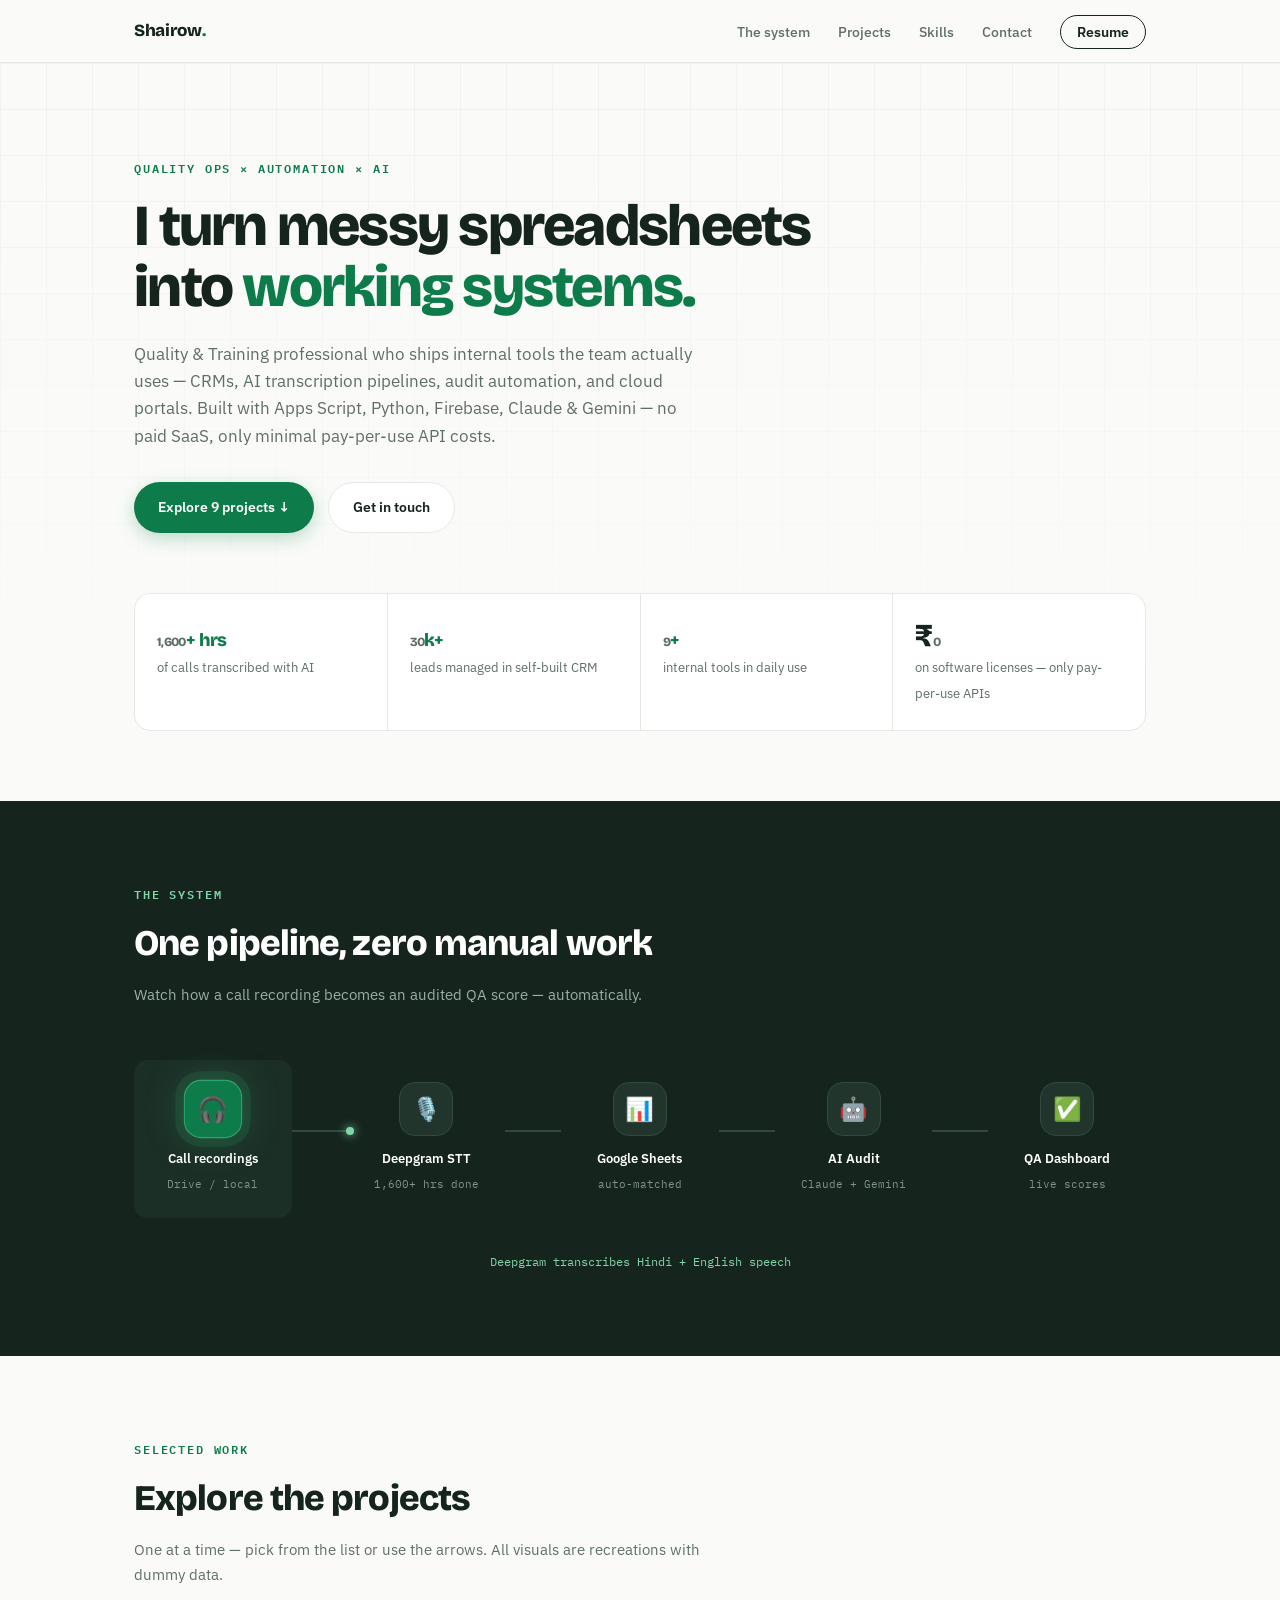
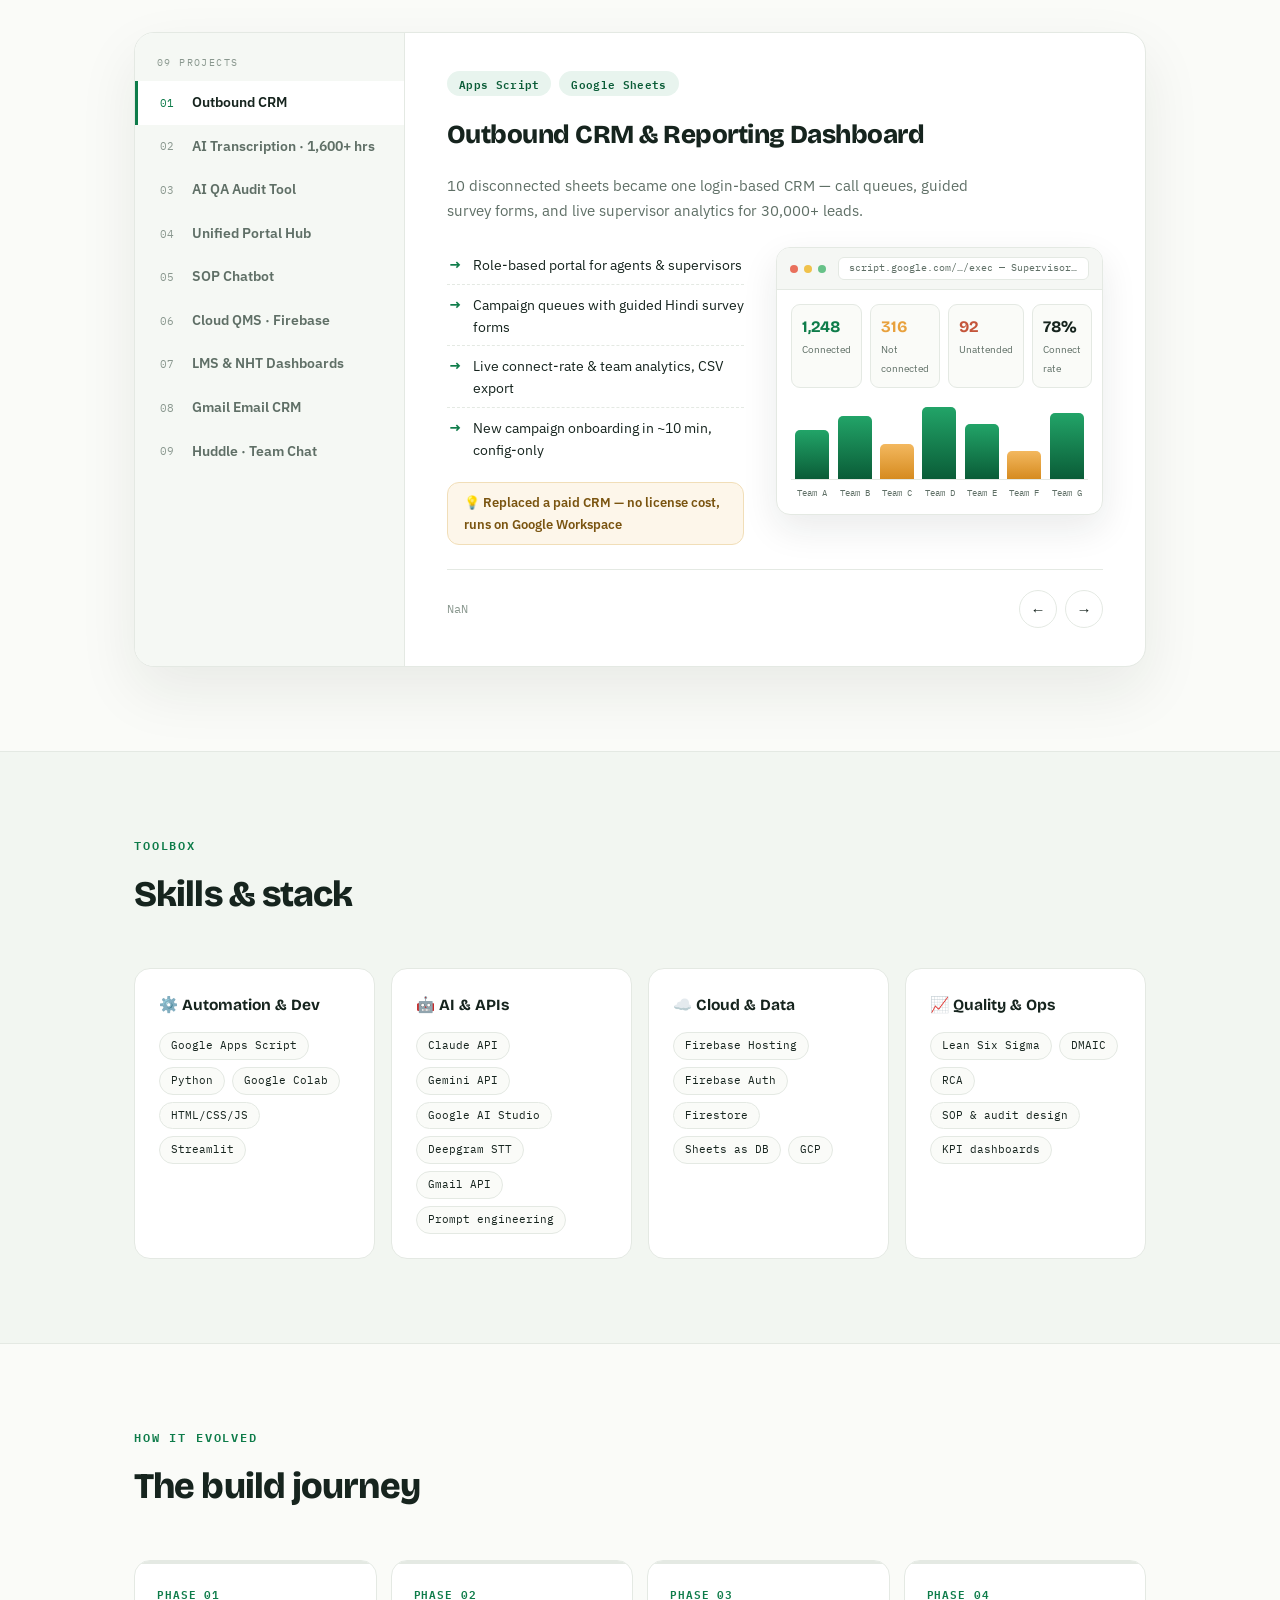
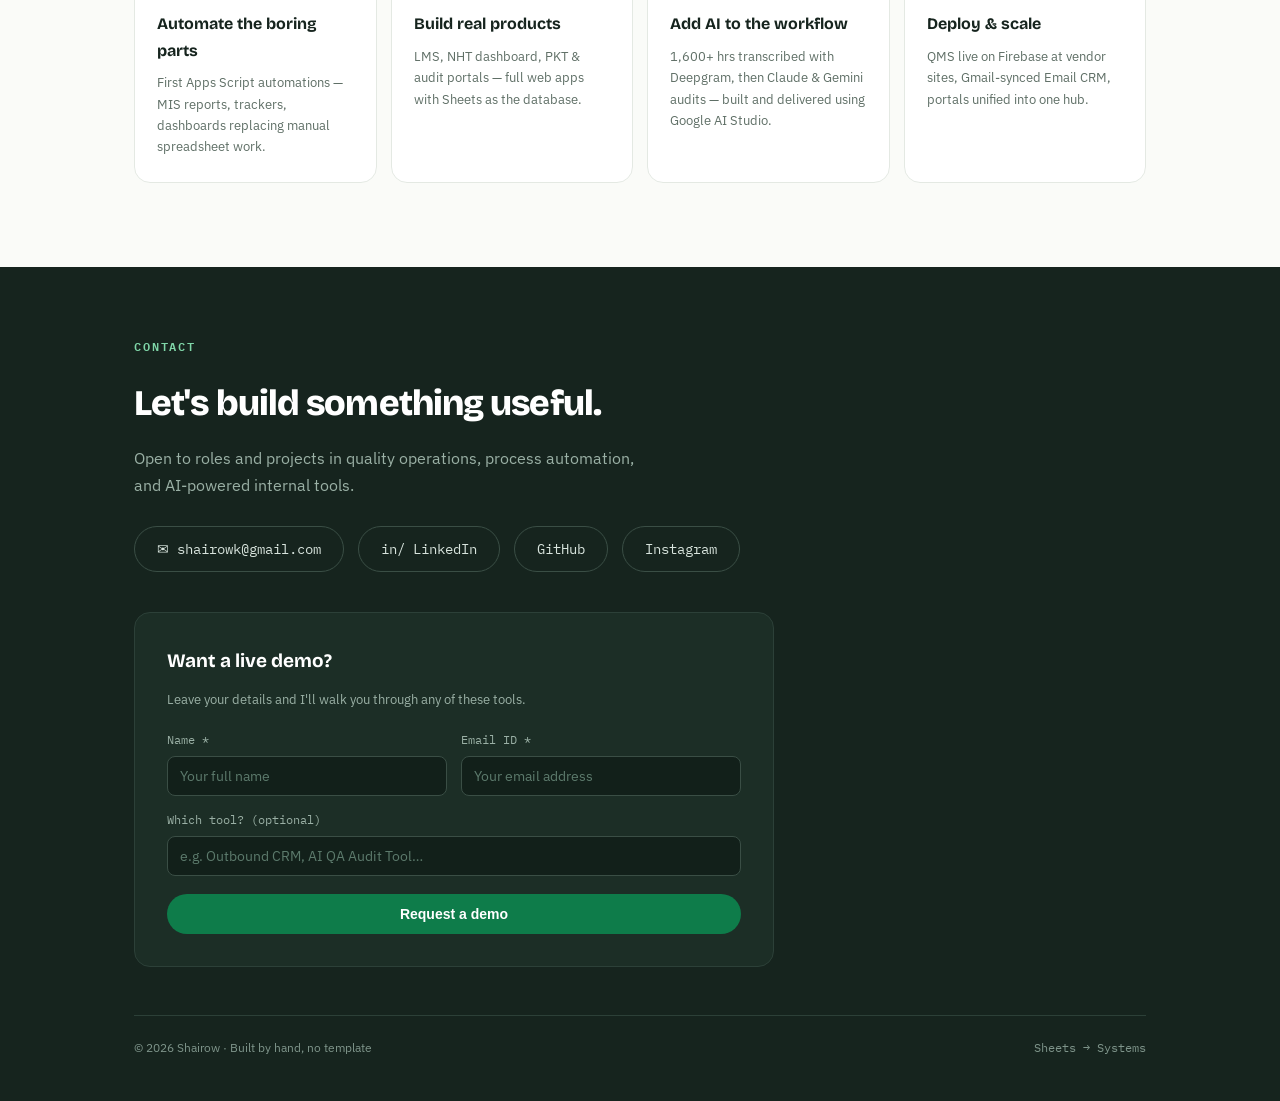
<file: index.html>
<!DOCTYPE html>
<html lang="en">
<head>
<meta charset="UTF-8">
<meta name="viewport" content="width=device-width, initial-scale=1.0">
<title>Shairow | Quality & Automation Builder</title>
<link rel="preconnect" href="https://fonts.googleapis.com">
<link href="https://fonts.googleapis.com/css2?family=Bricolage+Grotesque:opsz,wght@12..96,500;12..96,700;12..96,800&family=IBM+Plex+Sans:wght@400;500;600&family=IBM+Plex+Mono:wght@400;500;600&display=swap" rel="stylesheet">

<!-- Google tag (gtag.js) -->
<script async src="https://www.googletagmanager.com/gtag/js?id=G-JRZVCWLLY5"></script>
<script>
  window.dataLayer = window.dataLayer || [];
  function gtag(){dataLayer.push(arguments);}
  gtag('js', new Date());
  gtag('config', 'G-JRZVCWLLY5');
</script>

<style>
:root{
  --paper:#FAFBF8; --ink:#16241E; --muted:#5F6F66; --soft:#8A988F;
  --green:#0E7C4A; --green-dark:#0A5C37; --green-bg:#E8F4EE;
  --amber:#E8A13D; --blue:#2B6CB0; --red:#C4553B;
  --line:#E4E9E3; --card:#FFFFFF; --radius:16px;
}
*{margin:0;padding:0;box-sizing:border-box}
html{scroll-behavior:smooth}
body{font-family:'IBM Plex Sans',sans-serif;background:var(--paper);color:var(--ink);line-height:1.65;overflow-x:hidden}
.wrap{max-width:1060px;margin:0 auto;padding:0 24px}
.mono{font-family:'IBM Plex Mono',monospace}
a:focus-visible,button:focus-visible{outline:2px solid var(--green);outline-offset:3px;border-radius:6px}

/* ---------- NAV ---------- */
nav{position:sticky;top:0;z-index:60;background:rgba(250,251,248,.9);backdrop-filter:blur(10px);border-bottom:1px solid var(--line)}
nav .wrap{display:flex;align-items:center;justify-content:space-between;height:62px}
.logo{font-family:'Bricolage Grotesque',sans-serif;font-weight:800;font-size:17px;letter-spacing:-.02em}
.logo span{color:var(--green)}
nav ul{display:flex;gap:28px;list-style:none;align-items:center}
nav ul a{text-decoration:none;color:var(--muted);font-size:13.5px;font-weight:500;transition:color .2s}
nav ul a:hover{color:var(--green)}
nav .nav-resume{border:1.5px solid var(--ink);color:var(--ink);padding:7px 16px;border-radius:999px;font-weight:600}
nav .nav-resume:hover{background:var(--ink);color:#fff}

/* ---------- HERO ---------- */
.hero{padding:96px 0 70px;position:relative}
.hero::before{content:"";position:absolute;inset:0;background-image:linear-gradient(var(--line) 1px,transparent 1px),linear-gradient(90deg,var(--line) 1px,transparent 1px);background-size:46px 46px;mask-image:linear-gradient(180deg,rgba(0,0,0,.5),transparent 85%);pointer-events:none}
.hero .wrap{position:relative}
.eyebrow{font-family:'IBM Plex Mono',monospace;font-size:11.5px;letter-spacing:.16em;text-transform:uppercase;color:var(--green);font-weight:600;margin-bottom:18px}
h1{font-family:'Bricolage Grotesque',sans-serif;font-weight:800;font-size:clamp(34px,5.4vw,58px);line-height:1.06;letter-spacing:-.03em;max-width:760px}
h1 .w{display:inline-block;opacity:0;transform:translateY(24px);animation:wordUp .7s cubic-bezier(.2,.7,.2,1) forwards}
@keyframes wordUp{to{opacity:1;transform:none}}
h1 em{font-style:normal;color:var(--green)}
.lead{max-width:560px;margin-top:22px;font-size:16.5px;color:var(--muted);opacity:0;animation:fadeUp .8s .5s ease forwards}
.hero-cta{margin-top:32px;display:flex;gap:14px;flex-wrap:wrap;opacity:0;animation:fadeUp .8s .7s ease forwards}
@keyframes fadeUp{from{opacity:0;transform:translateY(16px)}to{opacity:1;transform:none}}
.btn{display:inline-flex;align-items:center;gap:8px;padding:13px 24px;border-radius:999px;text-decoration:none;font-weight:600;font-size:14px;transition:transform .18s,box-shadow .18s;border:none;cursor:pointer}
.btn-primary{background:var(--green);color:#fff;box-shadow:0 6px 18px rgba(14,124,74,.25)}
.btn-primary:hover{transform:translateY(-2px);box-shadow:0 10px 24px rgba(14,124,74,.32)}
.btn-ghost{border:1.5px solid var(--line);background:var(--card);color:var(--ink)}
.btn-ghost:hover{border-color:var(--ink)}

/* hero stats */
.stats{display:grid;grid-template-columns:repeat(4,1fr);gap:1px;background:var(--line);border:1px solid var(--line);border-radius:var(--radius);overflow:hidden;margin-top:60px;opacity:0;animation:fadeUp .8s .9s ease forwards}
.stat{background:var(--card);padding:24px 22px}
.stat b{font-family:'Bricolage Grotesque',sans-serif;font-size:32px;font-weight:800;color:var(--ink);display:block;letter-spacing:-.02em;line-height:1.1}
.stat b .unit{font-size:18px;color:var(--green)}
.stat span{font-size:12.5px;color:var(--muted)}
@media(max-width:760px){.stats{grid-template-columns:repeat(2,1fr)}}

/* ---------- SECTION SHELL ---------- */
section{padding:84px 0}
.sec-head{max-width:620px;margin-bottom:44px}
.sec-head .eyebrow{margin-bottom:10px}
h2{font-family:'Bricolage Grotesque',sans-serif;font-weight:800;font-size:clamp(26px,3.2vw,36px);letter-spacing:-.025em}
.sec-head p{color:var(--muted);margin-top:10px;font-size:15px}

/* ---------- PIPELINE ---------- */
.pipe-sec{background:var(--ink);color:#DCE8E1;position:relative;overflow:hidden}
.pipe-sec .eyebrow{color:#7FD6A8}
.pipe-sec h2{color:#fff}
.pipe-sec .sec-head p{color:#9AB0A5}
.pipeline{display:flex;align-items:stretch;gap:0;overflow-x:auto;padding:8px 0 16px;scrollbar-width:none}
.pipeline::-webkit-scrollbar{display:none}
.pnode{min-width:150px;flex:1;text-align:center;position:relative;padding:22px 10px;border-radius:14px;transition:background .4s}
.pnode .picon{width:54px;height:54px;border-radius:16px;display:flex;align-items:center;justify-content:center;margin:0 auto 12px;font-size:23px;background:#22352C;border:1.5px solid #33493E;transition:all .45s}
.pnode h4{font-size:13px;font-weight:600;color:#fff}
.pnode small{font-family:'IBM Plex Mono',monospace;font-size:10.5px;color:#7E948A}
.pnode.lit{background:rgba(127,214,168,.06)}
.pnode.lit .picon{background:var(--green);border-color:#2EA36C;box-shadow:0 0 0 8px rgba(46,163,108,.15),0 0 34px rgba(46,163,108,.35);transform:scale(1.08)}
.pconn{width:56px;flex-shrink:0;display:flex;align-items:center;justify-content:center;position:relative;margin-top:-16px}
.pconn::before{content:"";width:100%;height:2px;background:#33493E;position:absolute}
.pconn .spark{width:8px;height:8px;border-radius:50%;background:#7FD6A8;position:absolute;left:-8px;opacity:0;box-shadow:0 0 10px #7FD6A8}
.pconn.flow .spark{animation:flow 0.8s linear forwards}
@keyframes flow{0%{left:-6px;opacity:1}100%{left:calc(100% - 2px);opacity:1}}
.pipe-caption{text-align:center;margin-top:18px;font-family:'IBM Plex Mono',monospace;font-size:12px;color:#7FD6A8;min-height:20px;transition:opacity .3s}

/* ---------- PROJECT EXPLORER ---------- */
.explorer{display:grid;grid-template-columns:270px 1fr;gap:0;border:1px solid var(--line);border-radius:20px;background:var(--card);overflow:hidden;box-shadow:0 24px 60px rgba(22,36,30,.08)}
.rail{border-right:1px solid var(--line);background:#F5F8F4;padding:14px 0;max-height:640px;overflow-y:auto}
.rail-label{font-family:'IBM Plex Mono',monospace;font-size:10px;letter-spacing:.14em;text-transform:uppercase;color:var(--soft);padding:8px 22px 10px}
.rail button{display:flex;align-items:center;gap:12px;width:100%;text-align:left;background:none;border:none;padding:13px 22px;cursor:pointer;font-family:'IBM Plex Sans',sans-serif;border-left:3px solid transparent;transition:background .2s,border-color .2s}
.rail button .num{font-family:'IBM Plex Mono',monospace;font-size:10.5px;color:var(--soft);width:20px}
.rail button .t{font-size:13.5px;font-weight:600;color:var(--muted);line-height:1.3;transition:color .2s}
.rail button:hover{background:#EDF3EC}
.rail button.active{background:#fff;border-left-color:var(--green)}
.rail button.active .t{color:var(--ink)}
.rail button.active .num{color:var(--green)}

.stage{padding:38px 42px;position:relative;min-height:560px}
.stage-inner{display:flex;flex-direction:column;gap:24px;opacity:1;transform:none}
.stage-inner.out{opacity:0;transform:translateY(14px);transition:opacity .22s,transform .22s}
.stage-inner.in{animation:stageIn .45s cubic-bezier(.2,.7,.2,1)}
@keyframes stageIn{from{opacity:0;transform:translateY(18px)}to{opacity:1;transform:none}}
.tag-row{display:flex;gap:8px;flex-wrap:wrap}
.tag{font-family:'IBM Plex Mono',monospace;font-size:10.5px;font-weight:600;padding:4px 12px;border-radius:999px;letter-spacing:.03em}
.tag.gs{background:var(--green-bg);color:var(--green-dark)}
.tag.py{background:#E8EFF9;color:var(--blue)}
.tag.web{background:#FBF0DD;color:#8A5A12}
.tag.ai{background:#F4E9F5;color:#7A3A85}
.stage h3{font-family:'Bricolage Grotesque',sans-serif;font-weight:800;font-size:26px;letter-spacing:-.02em;line-height:1.15}
.stage .pitch{color:var(--muted);font-size:15px;max-width:560px}
.stage-cols{display:grid;grid-template-columns:1fr 1.1fr;gap:32px;align-items:start}
.hl{list-style:none;display:flex;flex-direction:column;gap:2px}
.hl li{font-size:13.5px;padding:7px 0 7px 26px;position:relative;border-bottom:1px dashed var(--line)}
.hl li:last-child{border-bottom:none}
.hl li::before{content:"→";position:absolute;left:2px;color:var(--green);font-weight:700}
.impact{display:inline-flex;align-items:center;gap:8px;background:#FDF6EA;border:1px solid #F1DEB8;color:#7A5410;font-size:13px;font-weight:600;padding:9px 16px;border-radius:12px;margin-top:14px}
.stage-nav{display:flex;justify-content:space-between;align-items:center;margin-top:auto;padding-top:20px;border-top:1px solid var(--line)}
.stage-nav .count{font-family:'IBM Plex Mono',monospace;font-size:12px;color:var(--soft)}
.stage-nav .arrows{display:flex;gap:8px}
.stage-nav button{width:38px;height:38px;border-radius:50%;border:1.5px solid var(--line);background:#fff;cursor:pointer;font-size:15px;color:var(--ink);transition:all .2s}
.stage-nav button:hover{border-color:var(--green);color:var(--green);transform:scale(1.06)}

/* ---------- MOCKUPS ---------- */
.shot{background:var(--card);border:1px solid var(--line);border-radius:14px;overflow:hidden;box-shadow:0 14px 36px rgba(22,36,30,.09)}
.shot-bar{display:flex;align-items:center;gap:6px;padding:9px 13px;border-bottom:1px solid var(--line);background:#F5F7F4}
.dot{width:8px;height:8px;border-radius:50%}
.dot.r{background:#E9705C}.dot.y{background:#F0C24B}.dot.g{background:#67C288}
.shot-bar .url{font-family:'IBM Plex Mono',monospace;font-size:10px;color:var(--muted);margin-left:6px;background:#fff;border:1px solid var(--line);border-radius:6px;padding:2px 10px;flex:1;white-space:nowrap;overflow:hidden;text-overflow:ellipsis}
.shot-body{padding:14px;font-size:11.5px}
.kpis{display:grid;grid-template-columns:repeat(3,1fr);gap:8px;margin-bottom:12px}
.kpi{border:1px solid var(--line);border-radius:9px;padding:9px 10px;background:var(--paper)}
.kpi b{display:block;font-family:'Bricolage Grotesque',sans-serif;font-size:16px;letter-spacing:-.02em}
.kpi span{font-size:9.5px;color:var(--muted)}
.kpi.k-green b{color:var(--green)}.kpi.k-amber b{color:var(--amber)}.kpi.k-red b{color:var(--red)}
.bars{display:flex;align-items:flex-end;gap:8px;height:80px;border-bottom:1.5px solid var(--line);padding:0 4px;margin-bottom:6px}
.bar{flex:1;border-radius:5px 5px 0 0;background:linear-gradient(180deg,#22A468,var(--green-dark));transform-origin:bottom;animation:grow .9s cubic-bezier(.2,.7,.2,1) both}
.bar.amber{background:linear-gradient(180deg,#F3B85F,#D68B1F)}
@keyframes grow{from{transform:scaleY(0)}}
.bar-labels{display:flex;gap:8px;padding:0 4px}
.bar-labels span{flex:1;text-align:center;font-family:'IBM Plex Mono',monospace;font-size:8.5px;color:var(--muted)}
.sheet{border:1px solid var(--line);border-radius:8px;overflow:hidden;font-family:'IBM Plex Mono',monospace;font-size:9.6px}
.srow{display:grid;grid-template-columns:30px 1.7fr 1fr .9fr .9fr;border-top:1px solid var(--line)}
.srow:first-child{border-top:none;background:#F0F4EF;font-weight:600}
.srow div{padding:6px 8px;border-left:1px solid var(--line);white-space:nowrap;overflow:hidden;text-overflow:ellipsis}
.srow div:first-child{border-left:none;background:#F0F4EF;color:var(--muted);text-align:center}
.pill{display:inline-block;padding:1px 7px;border-radius:999px;font-size:8.6px;font-weight:600}
.pill.ok{background:var(--green-bg);color:var(--green-dark)}
.pill.run{background:#FBF0DD;color:#8A5A12}
.pill.q{background:#EDEFF2;color:#5C6B63}
.term{background:#0F1D17;border-radius:10px;padding:14px 16px;font-family:'IBM Plex Mono',monospace;font-size:10.5px;color:#C9E5D6;line-height:1.9}
.term .cmd{color:#8BD8B0}.term .ok{color:#67C288}.term .warn{color:#F0C24B}.term .dim{color:#5F7A6D}
.cursor{display:inline-block;width:7px;height:13px;background:#67C288;vertical-align:-2px;animation:blink 1s steps(1) infinite}
@keyframes blink{50%{opacity:0}}
.hub{display:grid;grid-template-columns:repeat(3,1fr);gap:10px}
.hub-card{border:1px solid var(--line);border-radius:10px;padding:16px 10px;text-align:center;background:var(--paper)}
.hub-card .hicon{font-size:20px;margin-bottom:6px}
.hub-card b{display:block;font-size:11px}
.hub-card span{font-size:9px;color:var(--muted)}
.hub-title{text-align:center;font-family:'Bricolage Grotesque',sans-serif;font-weight:700;font-size:14px;margin-bottom:10px}
.chat{display:flex;flex-direction:column;gap:9px}
.bubble{max-width:84%;padding:9px 13px;border-radius:13px;font-size:11px;line-height:1.5;animation:fadeUp .5s both}
.bubble:nth-child(2){animation-delay:.25s}.bubble:nth-child(3){animation-delay:.5s}
.bubble.user{align-self:flex-end;background:var(--green);color:#fff;border-bottom-right-radius:4px}
.bubble.bot{align-self:flex-start;background:#F0F4EF;border:1px solid var(--line);border-bottom-left-radius:4px}
.bubble.bot b{color:var(--green-dark)}
.chat-input{margin-top:4px;border:1px solid var(--line);border-radius:999px;padding:8px 14px;font-size:10.5px;color:var(--muted);display:flex;justify-content:space-between}
.chat-input span:last-child{color:var(--green);font-weight:700}
.score-ring{display:flex;gap:14px;align-items:center;margin-bottom:12px}
.ring{width:72px;height:72px;border-radius:50%;background:conic-gradient(var(--green) 0 87%,#E7ECE8 87% 100%);display:flex;align-items:center;justify-content:center;flex-shrink:0;position:relative}
.ring::before{content:"";width:54px;height:54px;border-radius:50%;background:var(--card);position:absolute}
.ring b{position:relative;font-family:'Bricolage Grotesque',sans-serif;font-size:16px}
.score-list{flex:1;display:flex;flex-direction:column;gap:7px}
.sl{display:flex;align-items:center;gap:8px;font-size:10.5px}
.sl .track{flex:1;height:6px;border-radius:99px;background:#EDF1EC;overflow:hidden}
.sl .fill{height:100%;border-radius:99px;background:var(--green);transform-origin:left;animation:fillIn 1s .2s cubic-bezier(.2,.7,.2,1) both}
.sl .fill.a{background:var(--amber)}
@keyframes fillIn{from{transform:scaleX(0)}}
.sl span:first-child{width:88px;color:var(--muted);font-family:'IBM Plex Mono',monospace;font-size:9.3px}

/* ---------- SKILLS ---------- */
.skills-sec{background:#F2F6F1;border-top:1px solid var(--line);border-bottom:1px solid var(--line)}
.skills-grid{display:grid;grid-template-columns:repeat(auto-fit,minmax(230px,1fr));gap:16px}
.skill-card{background:var(--card);border:1px solid var(--line);border-radius:var(--radius);padding:24px;transition:transform .2s,box-shadow .2s}
.skill-card:hover{transform:translateY(-4px);box-shadow:0 14px 30px rgba(22,36,30,.08)}
.skill-card h4{font-family:'Bricolage Grotesque',sans-serif;font-size:15.5px;font-weight:700;margin-bottom:13px;display:flex;gap:9px;align-items:center}
.chips{display:flex;flex-wrap:wrap;gap:7px}
.chip{font-family:'IBM Plex Mono',monospace;font-size:10.8px;background:var(--paper);border:1px solid var(--line);border-radius:999px;padding:4px 11px}

/* ---------- JOURNEY ---------- */
.journey{display:grid;grid-template-columns:repeat(4,1fr);gap:14px}
.j-card{background:var(--card);border:1px solid var(--line);border-radius:var(--radius);padding:24px 22px;position:relative;overflow:hidden;transition:border-color .25s}
.j-card::before{content:"";position:absolute;top:0;left:0;right:0;height:3px;background:var(--line);transition:background .3s}
.j-card:hover{border-color:#BFDCCB}
.j-card:hover::before{background:var(--green)}
.j-card .j-num{font-family:'IBM Plex Mono',monospace;font-size:11px;color:var(--green);font-weight:600;letter-spacing:.08em}
.j-card h4{font-family:'Bricolage Grotesque',sans-serif;font-size:16px;font-weight:700;margin:8px 0 8px}
.j-card p{font-size:13px;color:var(--muted)}
@media(max-width:860px){.journey{grid-template-columns:repeat(2,1fr)}}
@media(max-width:520px){.journey{grid-template-columns:1fr}}

/* ---------- FOOTER ---------- */
footer{background:var(--ink);color:#D8E4DD}
footer .wrap{padding:70px 24px 44px}
footer .eyebrow{color:#7FD6A8}
footer h2{color:#fff}
footer p{color:#9AB0A5;max-width:500px;margin-top:12px}
.contact-row{display:flex;gap:14px;flex-wrap:wrap;margin-top:28px}
.contact-chip{border:1px solid #3A4E45;border-radius:999px;padding:11px 22px;font-size:13.5px;color:#D8E4DD;text-decoration:none;font-family:'IBM Plex Mono',monospace;transition:all .2s}
.contact-chip:hover{background:#233A30;border-color:#7FD6A8}
.foot-note{margin-top:48px;padding-top:22px;border-top:1px solid #2C4038;font-size:12px;color:#7E948A;display:flex;justify-content:space-between;flex-wrap:wrap;gap:10px}

/* contact form (formspree) */
.contact-formspree{margin-top:40px;background:#1C2E26;border:1px solid #2C4038;border-radius:var(--radius);padding:32px;max-width:640px}
.contact-formspree h3{font-family:'Bricolage Grotesque',sans-serif;font-size:19px;margin-bottom:6px;color:#fff}
.contact-formspree .cf-sub{font-size:13px;color:#9AB0A5;margin-bottom:20px}
.cf-grid{display:grid;grid-template-columns:1fr 1fr;gap:14px}
.cf-grid .full{grid-column:1/-1}
.contact-formspree label{display:block;font-size:12px;color:#9AB0A5;margin-bottom:6px;font-family:'IBM Plex Mono',monospace}
.contact-formspree input,.contact-formspree select{width:100%;padding:10px 12px;border-radius:8px;border:1px solid #3A4E45;background:#12201A;color:#D8E4DD;font-family:'IBM Plex Sans',sans-serif;font-size:14px}
.contact-formspree input::placeholder{color:#5C7A6C}
.contact-formspree input:focus,.contact-formspree select:focus{outline:none;border-color:var(--green)}
.contact-formspree select option{background:#12201A;color:#D8E4DD}
.contact-formspree button{margin-top:18px;width:100%;padding:12px;border:none;border-radius:999px;background:var(--green);color:#fff;font-weight:600;font-size:14px;cursor:pointer;transition:transform .15s}
.contact-formspree button:hover{transform:translateY(-2px)}
@media (max-width:560px){.cf-grid{grid-template-columns:1fr}}

/* reveal */
.reveal{opacity:0;transform:translateY(26px);transition:opacity .7s ease,transform .7s cubic-bezier(.2,.7,.2,1)}
.reveal.in{opacity:1;transform:none}

@media(prefers-reduced-motion:reduce){
  *,*::before,*::after{animation:none!important;transition:none!important}
  .reveal,.lead,.hero-cta,.stats,h1 .w{opacity:1;transform:none}
}
@media(max-width:880px){
  .explorer{grid-template-columns:1fr}
  .rail{display:flex;overflow-x:auto;border-right:none;border-bottom:1px solid var(--line);padding:10px;max-height:none;gap:6px}
  .rail-label{display:none}
  .rail button{width:auto;flex-shrink:0;border-left:none;border-radius:999px;padding:9px 16px;border:1.5px solid var(--line)}
  .rail button.active{border-color:var(--green);background:var(--green-bg)}
  .rail button .num{display:none}
  .stage{padding:26px 22px;min-height:0}
  .stage-cols{grid-template-columns:1fr}
  nav ul{display:none}
}
</style>
</head>
<body>

<nav>
  <div class="wrap">
    <div class="logo">Shairow<span>.</span></div>
    <ul>
      <li><a href="#system">The system</a></li>
      <li><a href="#projects">Projects</a></li>
      <li><a href="#skills">Skills</a></li>
      <li><a href="#contact">Contact</a></li>
      <li><a href="shairow_resume (1).pdf?v=5826f1a" download class="nav-resume">Resume</a></li>
    </ul>
  </div>
</nav>

<header class="hero">
  <div class="wrap">
    <div class="eyebrow">Quality Ops × Automation × AI</div>
    <h1>
      <span class="w" style="animation-delay:.05s">I</span>
      <span class="w" style="animation-delay:.12s">turn</span>
      <span class="w" style="animation-delay:.19s">messy</span>
      <span class="w" style="animation-delay:.26s">spreadsheets</span>
      <span class="w" style="animation-delay:.33s">into</span>
      <span class="w" style="animation-delay:.42s"><em>working</em></span>
      <span class="w" style="animation-delay:.5s"><em>systems.</em></span>
    </h1>
    <p class="lead">Quality &amp; Training professional who ships internal tools the team actually uses — CRMs, AI transcription pipelines, audit automation, and cloud portals. Built with Apps Script, Python, Firebase, Claude &amp; Gemini — no paid SaaS, only minimal pay-per-use API costs.</p>
    <div class="hero-cta">
      <a href="#projects" class="btn btn-primary">Explore 9 projects ↓</a>
      <a href="#contact" class="btn btn-ghost">Get in touch</a>
    </div>
    <div class="stats">
      <div class="stat"><b><span class="count" data-to="1600">0</span><span class="unit">+ hrs</span></b><span>of calls transcribed with AI</span></div>
      <div class="stat"><b><span class="count" data-to="30">0</span><span class="unit">k+ </span></b><span>leads managed in self-built CRM</span></div>
      <div class="stat"><b><span class="count" data-to="9">0</span><span class="unit">+</span></b><span>internal tools in daily use</span></div>
      <div class="stat"><b>₹<span class="count" data-to="0">0</span></b><span>on software licenses — only pay-per-use APIs</span></div>
    </div>
  </div>
</header>

<section class="pipe-sec" id="system">
  <div class="wrap">
    <div class="sec-head reveal">
      <div class="eyebrow">The system</div>
      <h2>One pipeline, zero manual work</h2>
      <p>Watch how a call recording becomes an audited QA score — automatically.</p>
    </div>
    <div class="pipeline reveal" id="pipeline">
      <div class="pnode" data-cap="Recordings land in Drive / local folders"><div class="picon">🎧</div><h4>Call recordings</h4><small>Drive / local</small></div>
      <div class="pconn"><span class="spark"></span></div>
      <div class="pnode" data-cap="Deepgram transcribes Hindi + English speech"><div class="picon">🎙️</div><h4>Deepgram STT</h4><small>1,600+ hrs done</small></div>
      <div class="pconn"><span class="spark"></span></div>
      <div class="pnode" data-cap="Transcript auto-matched to the right CRM row"><div class="picon">📊</div><h4>Google Sheets</h4><small>auto-matched</small></div>
      <div class="pconn"><span class="spark"></span></div>
      <div class="pnode" data-cap="Claude &amp; Gemini score it against the real SOP"><div class="picon">🤖</div><h4>AI Audit</h4><small>Claude + Gemini</small></div>
      <div class="pconn"><span class="spark"></span></div>
      <div class="pnode" data-cap="Scores, risk flags &amp; insights — live dashboard"><div class="picon">✅</div><h4>QA Dashboard</h4><small>live scores</small></div>
    </div>
    <div class="pipe-caption" id="pipeCaption">Recordings land in Drive / local folders</div>
  </div>
</section>

<section id="projects">
  <div class="wrap">
    <div class="sec-head reveal">
      <div class="eyebrow">Selected work</div>
      <h2>Explore the projects</h2>
      <p>One at a time — pick from the list or use the arrows. All visuals are recreations with dummy data.</p>
    </div>
    <div class="explorer reveal">
      <div class="rail" id="rail"><div class="rail-label">09 projects</div></div>
      <div class="stage"><div class="stage-inner" id="stage"></div></div>
    </div>
  </div>
</section>

<section class="skills-sec" id="skills">
  <div class="wrap">
    <div class="sec-head reveal">
      <div class="eyebrow">Toolbox</div>
      <h2>Skills &amp; stack</h2>
    </div>
    <div class="skills-grid reveal">
      <div class="skill-card"><h4>⚙️ Automation &amp; Dev</h4><div class="chips"><span class="chip">Google Apps Script</span><span class="chip">Python</span><span class="chip">Google Colab</span><span class="chip">HTML/CSS/JS</span><span class="chip">Streamlit</span></div></div>
      <div class="skill-card"><h4>🤖 AI &amp; APIs</h4><div class="chips"><span class="chip">Claude API</span><span class="chip">Gemini API</span><span class="chip">Google AI Studio</span><span class="chip">Deepgram STT</span><span class="chip">Gmail API</span><span class="chip">Prompt engineering</span></div></div>
      <div class="skill-card"><h4>☁️ Cloud &amp; Data</h4><div class="chips"><span class="chip">Firebase Hosting</span><span class="chip">Firebase Auth</span><span class="chip">Firestore</span><span class="chip">Sheets as DB</span><span class="chip">GCP</span></div></div>
      <div class="skill-card"><h4>📈 Quality &amp; Ops</h4><div class="chips"><span class="chip">Lean Six Sigma</span><span class="chip">DMAIC</span><span class="chip">RCA</span><span class="chip">SOP &amp; audit design</span><span class="chip">KPI dashboards</span></div></div>
    </div>
  </div>
</section>

<section id="journey">
  <div class="wrap">
    <div class="sec-head reveal">
      <div class="eyebrow">How it evolved</div>
      <h2>The build journey</h2>
    </div>
    <div class="journey reveal">
      <div class="j-card"><div class="j-num">PHASE 01</div><h4>Automate the boring parts</h4><p>First Apps Script automations — MIS reports, trackers, dashboards replacing manual spreadsheet work.</p></div>
      <div class="j-card"><div class="j-num">PHASE 02</div><h4>Build real products</h4><p>LMS, NHT dashboard, PKT &amp; audit portals — full web apps with Sheets as the database.</p></div>
      <div class="j-card"><div class="j-num">PHASE 03</div><h4>Add AI to the workflow</h4><p>1,600+ hrs transcribed with Deepgram, then Claude &amp; Gemini audits — built and delivered using Google AI Studio.</p></div>
      <div class="j-card"><div class="j-num">PHASE 04</div><h4>Deploy &amp; scale</h4><p>QMS live on Firebase at vendor sites, Gmail-synced Email CRM, portals unified into one hub.</p></div>
    </div>
  </div>
</section>

<footer id="contact">
  <div class="wrap">
    <div class="eyebrow">Contact</div>
    <h2>Let's build something useful.</h2>
    <p>Open to roles and projects in quality operations, process automation, and AI-powered internal tools.</p>
    <div class="contact-row">
      <a class="contact-chip" href="mailto:shairowk@gmail.com">✉ shairowk@gmail.com</a>
      <a class="contact-chip" href="https://linkedin.com/in/shairow-k-0b5ab01b4" target="_blank" rel="noopener">in/ LinkedIn</a>
      <a class="contact-chip" href="https://github.com/shairowk" target="_blank" rel="noopener">GitHub</a>
      <a class="contact-chip" href="https://www.instagram.com/shairow1/" target="_blank" rel="noopener">Instagram</a>
    </div>

    <div class="contact-formspree">
      <h3>Want a live demo?</h3>
      <p class="cf-sub">Leave your details and I'll walk you through any of these tools.</p>
      <form id="contactForm" action="https://formspree.io/f/mvzwwwaa" method="POST">
        <div class="cf-grid">
          <div>
            <label for="name">Name *</label>
            <input type="text" id="name" name="name" required placeholder="Your full name">
          </div>
          <div>
            <label for="email">Email ID *</label>
            <input type="email" id="email" name="email" required placeholder="Your email address">
          </div>
          <div class="full">
            <label for="note">Which tool? (optional)</label>
            <input type="text" id="note" name="note" placeholder="e.g. Outbound CRM, AI QA Audit Tool…">
          </div>
        </div>
        <button type="submit">Request a demo</button>
      </form>
    </div>

    <div class="foot-note">
      <span>© 2026 Shairow · Built by hand, no template</span>
      <span class="mono">Sheets → Systems</span>
    </div>
  </div>
</footer>

<script>
/* ============ PROJECT DATA ============ */
const P = [
{ id:'crm', title:'Outbound CRM & Reporting Dashboard', short:'Outbound CRM',
  tags:'<span class="tag gs">Apps Script</span><span class="tag gs">Google Sheets</span>',
  pitch:'10 disconnected sheets became one login-based CRM — call queues, guided survey forms, and live supervisor analytics for 30,000+ leads.',
  hl:['Role-based portal for agents & supervisors','Campaign queues with guided Hindi survey forms','Live connect-rate & team analytics, CSV export','New campaign onboarding in ~10 min, config-only'],
  impact:'💡 Replaced a paid CRM — no license cost, runs on Google Workspace',
  shot:`<div class="shot-bar"><span class="dot r"></span><span class="dot y"></span><span class="dot g"></span><span class="url">script.google.com/…/exec — Supervisor view</span></div>
  <div class="shot-body">
    <div class="kpis" style="grid-template-columns:repeat(4,1fr)">
      <div class="kpi k-green"><b>1,248</b><span>Connected</span></div>
      <div class="kpi k-amber"><b>316</b><span>Not connected</span></div>
      <div class="kpi k-red"><b>92</b><span>Unattended</span></div>
      <div class="kpi"><b>78%</b><span>Connect rate</span></div>
    </div>
    <div class="bars">
      <div class="bar" style="height:62%"></div><div class="bar" style="height:80%;animation-delay:.06s"></div>
      <div class="bar amber" style="height:44%;animation-delay:.12s"></div><div class="bar" style="height:91%;animation-delay:.18s"></div>
      <div class="bar" style="height:70%;animation-delay:.24s"></div><div class="bar amber" style="height:36%;animation-delay:.3s"></div>
      <div class="bar" style="height:84%;animation-delay:.36s"></div>
    </div>
    <div class="bar-labels"><span>Team A</span><span>Team B</span><span>Team C</span><span>Team D</span><span>Team E</span><span>Team F</span><span>Team G</span></div>
  </div>` },
{ id:'transcribe', title:'AI Transcription Pipeline — 1,600+ hrs', short:'AI Transcription · 1,600+ hrs',
  tags:'<span class="tag py">Python</span><span class="tag py">Colab</span><span class="tag ai">Deepgram</span>',
  pitch:'Over 1,600 hours of Hindi/Hinglish calls transcribed automatically and matched to the right CRM row by phone number + timestamp.',
  hl:['1,600+ hours of audio processed end-to-end','Colab + desktop + Apps Script variants','Smart matching: number + 30-min time window','Safe re-runs — done rows are skipped'],
  impact:'💡 Manual note-taking eliminated — 1,600+ hrs automated',
  shot:`<div class="shot-bar"><span class="dot r"></span><span class="dot y"></span><span class="dot g"></span><span class="url">colab — deepgram_to_gsheet.ipynb</span></div>
  <div class="shot-body"><div class="term">
    <div><span class="cmd">▶ run_pipeline(folder="recordings/")</span></div>
    <div><span class="dim">found 48 audio files · sorting oldest-first…</span></div>
    <div><span class="ok">✓</span> 98120xxxx1_0914.mp3 → row 12 <span class="dim">(2.1s)</span></div>
    <div><span class="ok">✓</span> 98231xxxx7_0921.mp3 → row 13 <span class="dim">(1.8s)</span></div>
    <div><span class="warn">↷</span> row 14 skipped <span class="dim">— transcript exists</span></div>
    <div><span class="ok">✓ 47/48 written to Google Sheet</span> <span class="cursor"></span></div>
  </div></div>` },
{ id:'audit', title:'AI QA Audit Tool — SOP-based scoring', short:'AI QA Audit Tool',
  tags:'<span class="tag gs">Apps Script</span><span class="tag ai">Claude API</span>',
  pitch:'One menu click sends 500+ pending transcripts to Claude, which scores each against the team’s real audit SOP — in Hindi, English, or mixed.',
  hl:['Prompt engineered from the real audit SOP','Batch processing with timeout-safe chunks','Auto-fills score, risk flags & summary','Handles Hindi / English / Hinglish calls'],
  impact:'💡 Per-audit effort cut dramatically in pilot',
  shot:`<div class="shot-bar"><span class="dot r"></span><span class="dot y"></span><span class="dot g"></span><span class="url">sheets — QA Results</span></div>
  <div class="shot-body">
    <div class="score-ring">
      <div class="ring"><b>87%</b></div>
      <div class="score-list">
        <div class="sl"><span>Resolution</span><div class="track"><div class="fill" style="width:92%"></div></div><span>9.2</span></div>
        <div class="sl"><span>Empathy</span><div class="track"><div class="fill" style="width:84%"></div></div><span>8.4</span></div>
        <div class="sl"><span>SOP adherence</span><div class="track"><div class="fill a" style="width:71%"></div></div><span>7.1</span></div>
      </div>
    </div>
    <div class="sheet">
      <div class="srow"><div>#</div><div>Transcript</div><div>Score</div><div>Risk</div><div>Status</div></div>
      <div class="srow"><div>2</div><div>[00:02] Agent: Namaste…</div><div>9.1/10</div><div>—</div><div><span class="pill ok">Done</span></div></div>
      <div class="srow"><div>3</div><div>[00:05] Driver: battery…</div><div>6.4/10</div><div>⚠ risk</div><div><span class="pill ok">Done</span></div></div>
      <div class="srow"><div>4</div><div>[00:01] Agent: Hello ji…</div><div>—</div><div>—</div><div><span class="pill run">Auditing…</span></div></div>
    </div>
  </div>` },
{ id:'hub', title:'Unified Portal Hub — 3 apps, 1 URL', short:'Unified Portal Hub',
  tags:'<span class="tag gs">Apps Script</span><span class="tag web">Web App</span>',
  pitch:'PKT quizzes, Training LMS, and the Audit portal consolidated into one Apps Script deployment with a router and a mobile-friendly landing hub.',
  hl:['One doGet router: ?app=pkt / lms / audit','Namespaced backends, own spreadsheet DBs','Single deployment instead of three','One link shared with the whole org'],
  impact:'💡 3 tools → 1 URL for the entire org',
  shot:`<div class="shot-bar"><span class="dot r"></span><span class="dot y"></span><span class="dot g"></span><span class="url">script.google.com/…/exec — Portal Hub</span></div>
  <div class="shot-body">
    <div class="hub-title">⚡ Team Portal Hub</div>
    <div class="hub">
      <div class="hub-card"><div class="hicon">📘</div><b>PKT Portal</b><span>Knowledge tests</span></div>
      <div class="hub-card"><div class="hicon">🎓</div><b>Training LMS</b><span>Learning journey</span></div>
      <div class="hub-card"><div class="hicon">📊</div><b>Audit Portal</b><span>Scorecards</span></div>
    </div>
  </div>` },
{ id:'bot', title:'SOP Knowledge Chatbot', short:'SOP Chatbot',
  tags:'<span class="tag ai">Claude API</span><span class="tag web">Web App</span>',
  pitch:'Agents used to ping supervisors for every SOP doubt. This bot ingests the SOP library and answers instantly — in the Hinglish the team speaks.',
  hl:['Full SOP ingestion & conversation design','Source-grounded, formatted answers','Piloted with QA & training teams'],
  impact:'💡 Cut SOP lookup time & supervisor dependency',
  shot:`<div class="shot-bar"><span class="dot r"></span><span class="dot y"></span><span class="dot g"></span><span class="url">SOP Assistant — internal pilot</span></div>
  <div class="shot-body">
    <div class="chat">
      <div class="bubble user">Agar customer ka refund 7 din me nahi aaya toh kya process hai?</div>
      <div class="bubble bot"><b>SOP §4.2 — Refund escalation:</b> 7 din ke baad ticket Finance queue me escalate karein, priority "High" set karein, customer ko 48-hr TAT confirm karein.</div>
      <div class="bubble user">Aur agar payment gateway fail hua ho?</div>
    </div>
    <div class="chat-input"><span>Type your SOP question…</span><span>➤</span></div>
  </div>` },
{ id:'qms', title:'Cloud Quality Management Platform', short:'Cloud QMS · Firebase',
  tags:'<span class="tag web">Firebase Hosting</span><span class="tag web">Auth + Firestore</span><span class="tag ai">Gemini API</span>',
  pitch:'A full quality web app — audits, calibration, KPI reporting — deployed on Firebase Hosting with secure login, live at vendor sites.',
  hl:['Firebase Hosting + Auth secure login','Firestore real-time DB — live dashboards','Gemini features built and delivered using AI Studio','Designed, built & deployed solo'],
  impact:'💡 Live at multiple vendor sites — zero external dev support',
  shot:`<div class="shot-bar"><span class="dot r"></span><span class="dot y"></span><span class="dot g"></span><span class="url">qms.web.app — Vendor overview</span></div>
  <div class="shot-body">
    <div class="kpis">
      <div class="kpi k-green"><b>Site A</b><span>Quality 91.2%</span></div>
      <div class="kpi k-green"><b>Site B</b><span>Quality 88.7%</span></div>
      <div class="kpi k-amber"><b>Site C</b><span>Quality 82.4%</span></div>
    </div>
    <div class="sheet">
      <div class="srow"><div>#</div><div>Audit</div><div>Auditor</div><div>Score</div><div>Status</div></div>
      <div class="srow"><div>1</div><div>Calibration — Wk 29</div><div>Priya S.</div><div>94%</div><div><span class="pill ok">Closed</span></div></div>
      <div class="srow"><div>2</div><div>Call batch #214</div><div>Rahul M.</div><div>86%</div><div><span class="pill ok">Closed</span></div></div>
      <div class="srow"><div>3</div><div>Process — Site C</div><div>Anita K.</div><div>—</div><div><span class="pill run">Open</span></div></div>
    </div>
  </div>` },
{ id:'lms', title:'LMS & New-Hire Training Dashboards', short:'LMS & NHT Dashboards',
  tags:'<span class="tag gs">Apps Script</span><span class="tag gs">Dashboards</span>',
  pitch:'Learner progress, course completion, and new-hire milestones tracked in real time — with automated reports for HR & trainers.',
  hl:['Real-time learner & batch tracking','Milestone monitoring for NHT batches','Manual MIS reporting fully automated'],
  impact:'💡 Manual MIS reporting fully automated',
  shot:`<div class="shot-bar"><span class="dot r"></span><span class="dot y"></span><span class="dot g"></span><span class="url">NHT Dashboard — Batch 14</span></div>
  <div class="shot-body">
    <div class="kpis" style="grid-template-columns:repeat(4,1fr)">
      <div class="kpi"><b>42</b><span>Trainees</span></div>
      <div class="kpi k-green"><b>86%</b><span>Avg. PKT</span></div>
      <div class="kpi k-amber"><b>5</b><span>At risk</span></div>
      <div class="kpi"><b>Day 9</b><span>of 15</span></div>
    </div>
    <div class="score-list">
      <div class="sl"><span>Module 1</span><div class="track"><div class="fill" style="width:100%"></div></div><span>100%</span></div>
      <div class="sl"><span>Module 2</span><div class="track"><div class="fill" style="width:93%"></div></div><span>93%</span></div>
      <div class="sl"><span>Module 3</span><div class="track"><div class="fill a" style="width:58%"></div></div><span>58%</span></div>
      <div class="sl"><span>Module 4</span><div class="track"><div class="fill a" style="width:12%"></div></div><span>12%</span></div>
    </div>
  </div>` },
{ id:'email', title:'Email CRM — synced with live Gmail', short:'Gmail Email CRM',
  tags:'<span class="tag gs">Apps Script</span><span class="tag gs">Gmail API</span>',
  pitch:'Every incoming & outgoing mail auto-logged against the right contact — status pipeline, follow-up reminders, bulk templated replies. All in Sheets.',
  hl:['Two-way sync with a live Gmail account','Auto-matches threads to contacts & deals','Pipeline: New → Replied → Follow-up → Closed','Scheduled triggers keep it fresh'],
  impact:'💡 A working email CRM on Gmail + Sheets — no paid CRM subscription',
  shot:`<div class="shot-bar"><span class="dot r"></span><span class="dot y"></span><span class="dot g"></span><span class="url">Email CRM — connected to Gmail</span></div>
  <div class="shot-body">
    <div class="kpis">
      <div class="kpi k-green"><b>214</b><span>Threads synced</span></div>
      <div class="kpi k-amber"><b>18</b><span>Awaiting reply</span></div>
      <div class="kpi"><b>7</b><span>Follow-ups due</span></div>
    </div>
    <div class="sheet">
      <div class="srow"><div>✉</div><div>Contact / Subject</div><div>Last sync</div><div>Owner</div><div>Status</div></div>
      <div class="srow"><div>●</div><div>Amit V. — Pricing query</div><div>2 min ago</div><div>You</div><div><span class="pill ok">Replied</span></div></div>
      <div class="srow"><div>●</div><div>Neha G. — Demo request</div><div>14 min</div><div>You</div><div><span class="pill run">Follow-up</span></div></div>
      <div class="srow"><div>○</div><div>Vendor Co. — Invoice #482</div><div>1 hr</div><div>Rahul</div><div><span class="pill q">New</span></div></div>
    </div>
  </div>` },
{ id:'huddle', title:'Huddle — Role-Based Team Chat App', short:'Huddle · Team Chat',
  tags:'<span class="tag gs">Apps Script</span><span class="tag gs">Google Sheets</span><span class="tag web">Web App</span>',
  pitch:'A Slack-style chat app for 100+ users, built entirely on Apps Script — Google Sheets doubles as the live database, giving supervisors a real-time escalation view for free.',
  hl:['Role-based access: Supervisor / L2 / L1 view-only','Persistent email + PIN login, channels & 1:1 DMs','Edit/delete syncs live to the Sheet, LockService-safe writes','Mobile-first UI, ~6s polling for a real-time feel'],
  impact:'💡 Slack-style chat for 100+ users — zero infrastructure cost',
  shot:`<div class="shot-bar"><span class="dot r"></span><span class="dot y"></span><span class="dot g"></span><span class="url">Huddle — # win-team · Supervisor view</span></div>
  <div class="shot-body">
    <div class="kpis">
      <div class="kpi k-green"><b>118</b><span>Active users</span></div>
      <div class="kpi k-amber"><b>6</b><span>Channels</span></div>
      <div class="kpi"><b>3</b><span>Escalated today</span></div>
    </div>
    <div class="chat">
      <div class="bubble user">SLA breach on ticket #4021 — need supervisor eyes.</div>
      <div class="bubble bot"><b>Supervisor:</b> Flagging for escalation, pulling ops lead in.</div>
      <div class="bubble user">Escalated ✅ logged to Sheet.</div>
    </div>
    <div class="chat-input"><span>Message #win-team…</span><span>➤</span></div>
  </div>` }
];

/* ============ EXPLORER ============ */
const rail = document.getElementById('rail');
const stage = document.getElementById('stage');
let cur = 0;

P.forEach((p,i)=>{
  const b = document.createElement('button');
  b.innerHTML = `<span class="num">0${i+1}</span><span class="t">${p.short}</span>`;
  b.addEventListener('click',()=>go(i));
  rail.appendChild(b);
});

function render(i){
  const p = P[i];
  stage.innerHTML = `
    <div class="tag-row">${p.tags}</div>
    <h3>${p.title}</h3>
    <p class="pitch">${p.pitch}</p>
    <div class="stage-cols">
      <div>
        <ul class="hl">${p.hl.map(h=>`<li>${h}</li>`).join('')}</ul>
        <div class="impact">${p.impact}</div>
      </div>
      <div class="shot">${p.shot}</div>
    </div>
    <div class="stage-nav">
      <span class="count">0${i+1} / 0${P.length}</span>
      <div class="arrows">
        <button aria-label="Previous project" onclick="go(${(i-1+P.length)%P.length})">←</button>
        <button aria-label="Next project" onclick="go(${(i+1)%P.length})">→</button>
      </div>
    </div>`;
  [...rail.querySelectorAll('button')].forEach((b,bi)=>b.classList.toggle('active',bi===i));
}
function go(i){
  if(i===cur && stage.innerHTML) return;
  cur = i;
  stage.classList.add('out');
  setTimeout(()=>{
    render(i);
    stage.classList.remove('out');
    stage.classList.add('in');
    setTimeout(()=>stage.classList.remove('in'),500);
  },220);
}
render(0);
document.addEventListener('keydown',e=>{
  if(e.key==='ArrowRight') go((cur+1)%P.length);
  if(e.key==='ArrowLeft') go((cur-1+P.length)%P.length);
});

/* ============ COUNT-UP STATS ============ */
const counters = document.querySelectorAll('.count');
const cio = new IntersectionObserver(es=>es.forEach(e=>{
  if(!e.isIntersecting) return;
  const el=e.target, to=+el.dataset.to, dur=1400, t0=performance.now();
  (function tick(t){
    const k=Math.min((t-t0)/dur,1), ease=1-Math.pow(1-k,3);
    el.textContent = Math.round(to*ease).toLocaleString('en-IN');
    if(k<1) requestAnimationFrame(tick);
  })(t0);
  cio.unobserve(el);
}),{threshold:.6});
counters.forEach(c=>cio.observe(c));

/* ============ PIPELINE SEQUENCE ============ */
const nodes=[...document.querySelectorAll('#pipeline .pnode')];
const conns=[...document.querySelectorAll('#pipeline .pconn')];
const cap=document.getElementById('pipeCaption');
let step=0, pipeTimer=null;
function pipeTick(){
  nodes.forEach((n,i)=>n.classList.toggle('lit',i===step));
  conns.forEach((c,i)=>{c.classList.remove('flow'); if(i===step && step<conns.length){void c.offsetWidth; c.classList.add('flow');}});
  cap.style.opacity=0;
  setTimeout(()=>{cap.innerHTML=nodes[step].dataset.cap; cap.style.opacity=1;},250);
  step=(step+1)%nodes.length;
}
const pio=new IntersectionObserver(es=>es.forEach(e=>{
  if(e.isIntersecting && !pipeTimer){ pipeTick(); pipeTimer=setInterval(pipeTick,1800); }
  else if(!e.isIntersecting && pipeTimer){ clearInterval(pipeTimer); pipeTimer=null; }
}),{threshold:.3});
if(!matchMedia('(prefers-reduced-motion: reduce)').matches) pio.observe(document.getElementById('pipeline'));
else { nodes.forEach(n=>n.classList.add('lit')); }

/* ============ SCROLL REVEAL ============ */
const rio=new IntersectionObserver(es=>es.forEach(e=>{
  if(e.isIntersecting){e.target.classList.add('in');rio.unobserve(e.target);}
}),{threshold:.12});
document.querySelectorAll('.reveal').forEach(el=>rio.observe(el));
</script>
</body>
</html>
</file>
